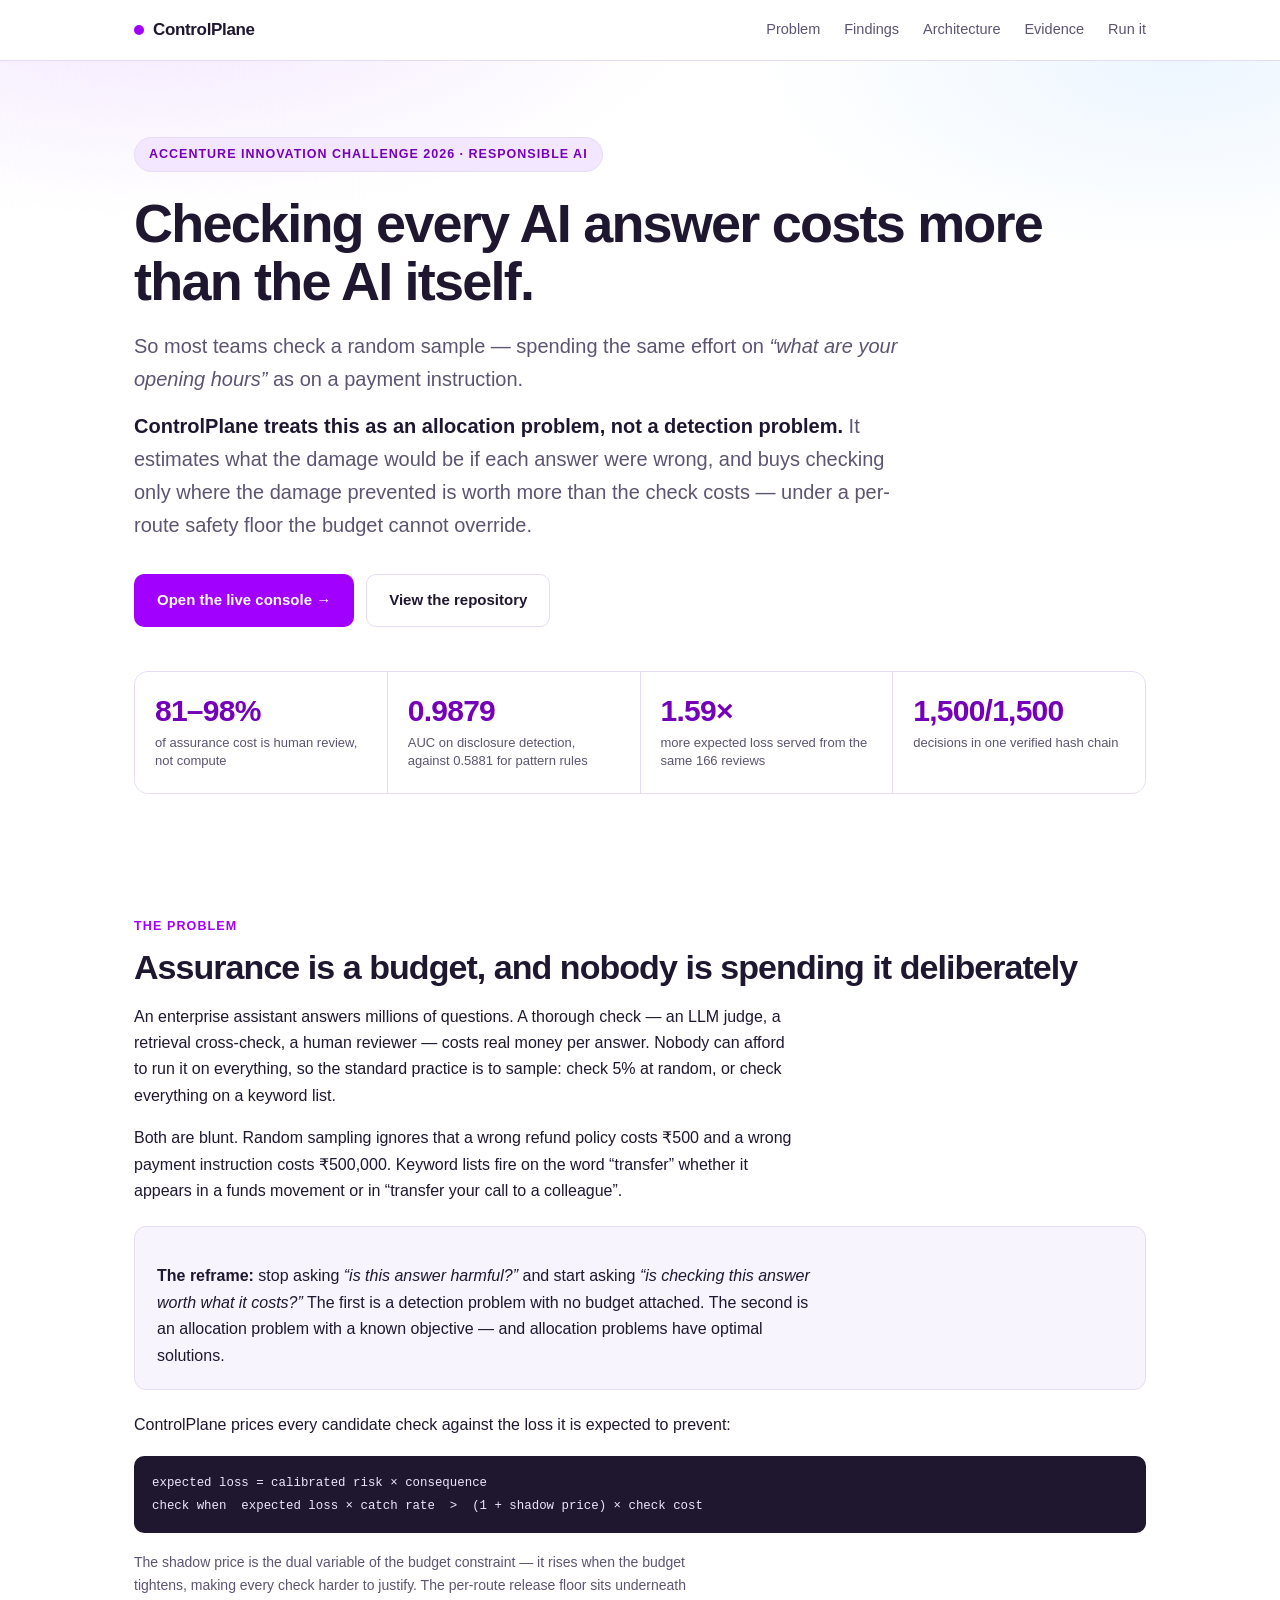
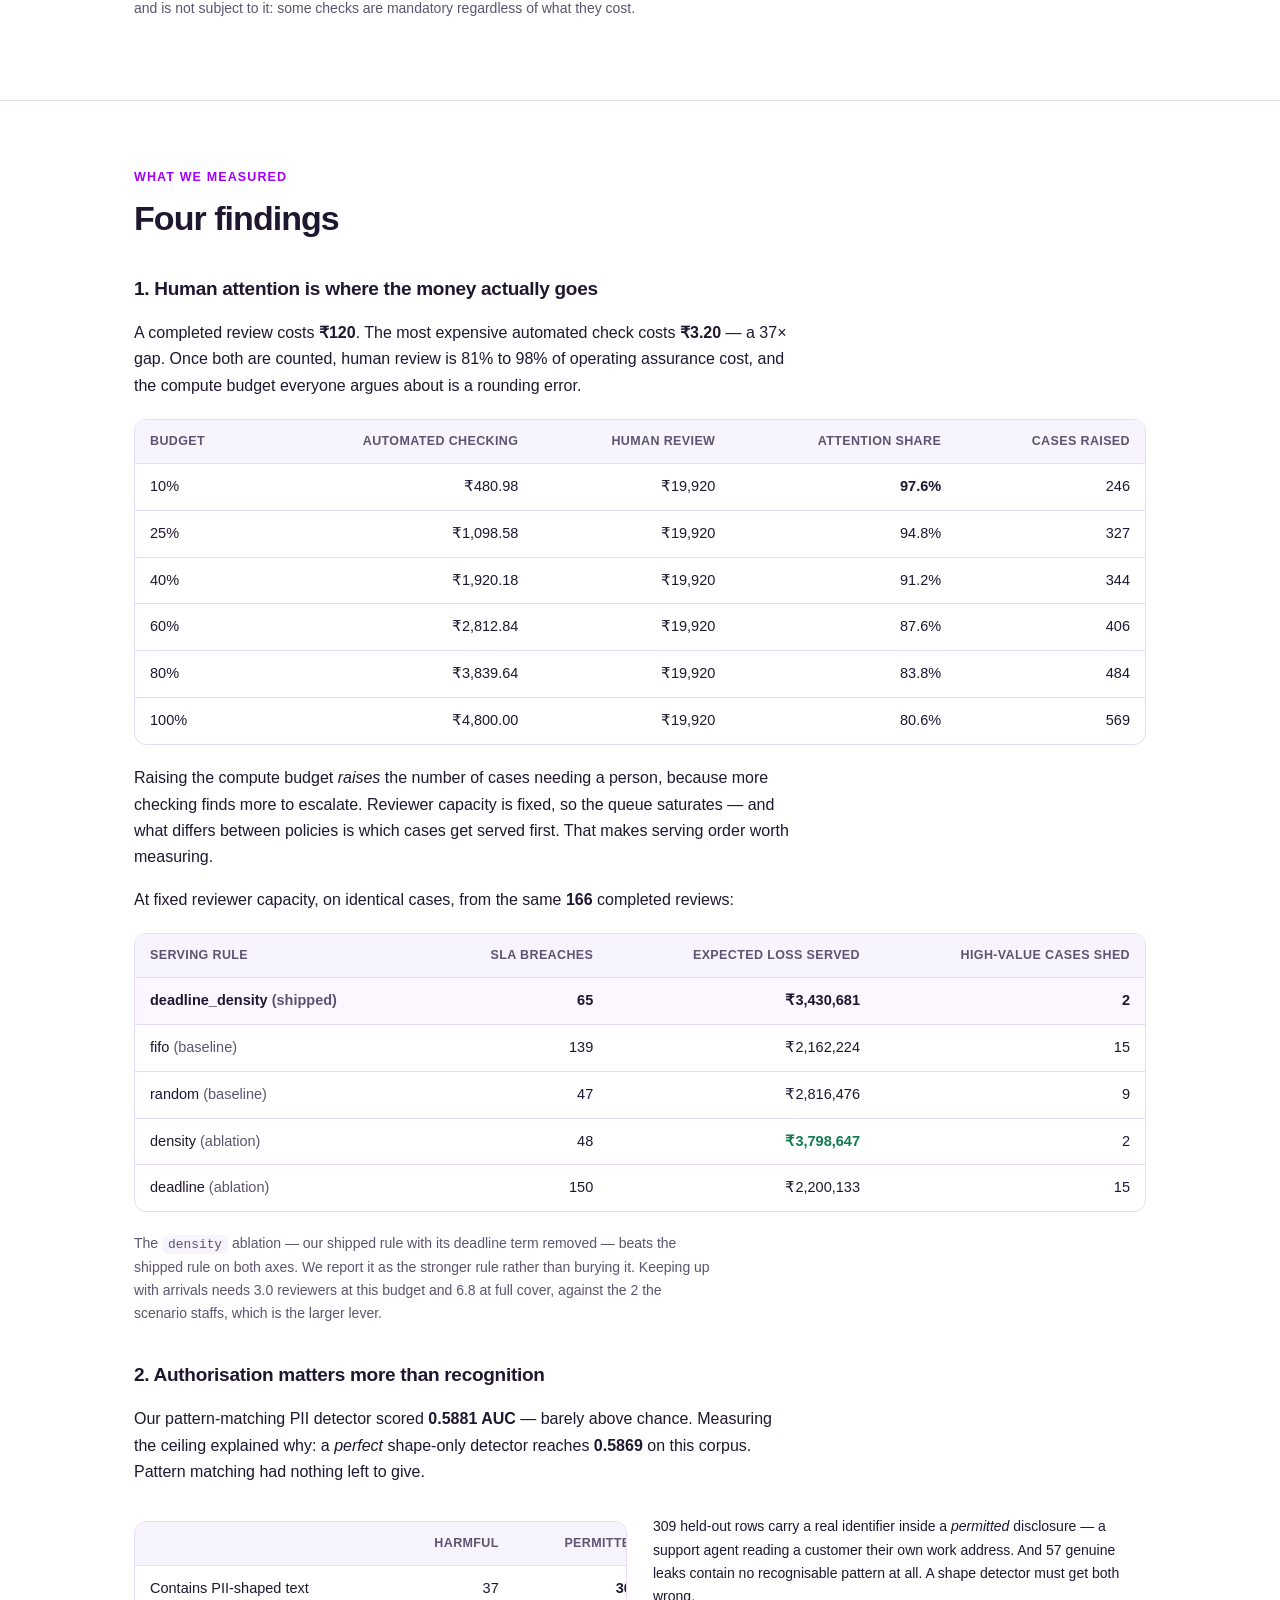
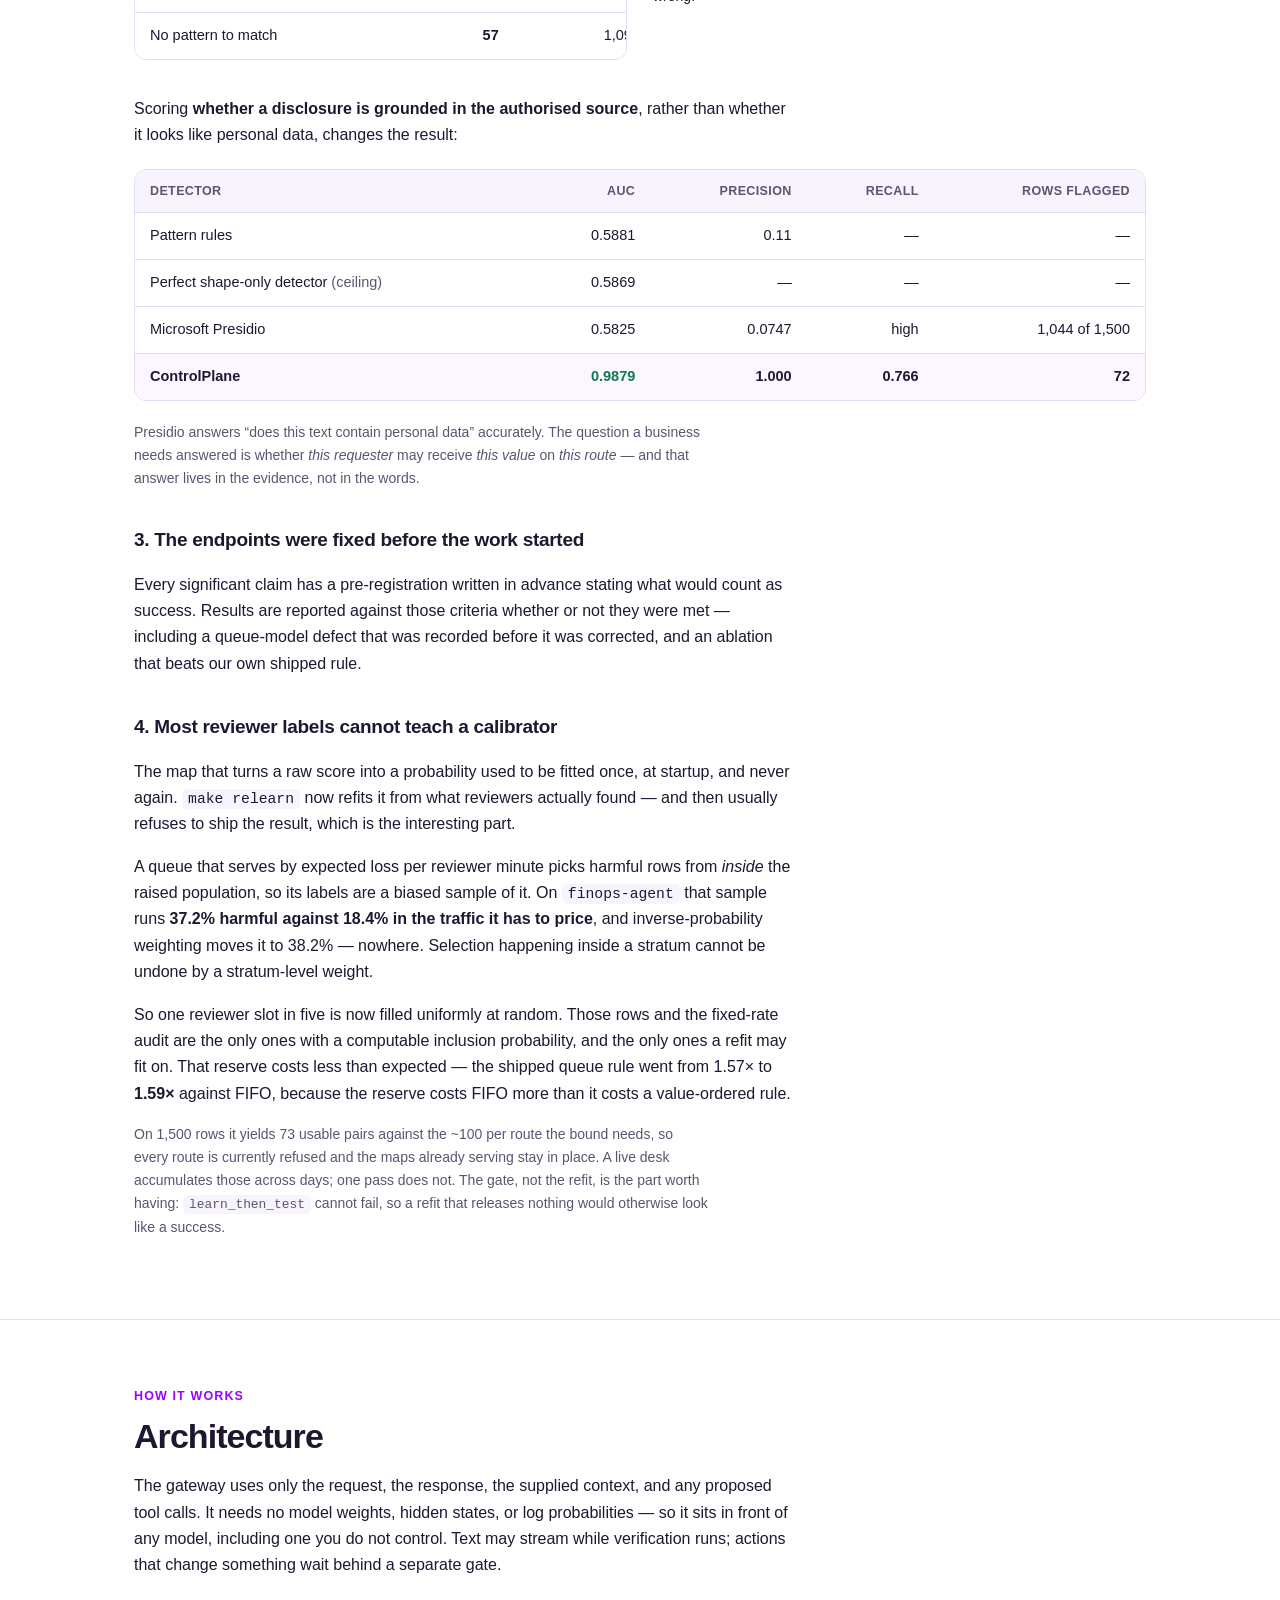
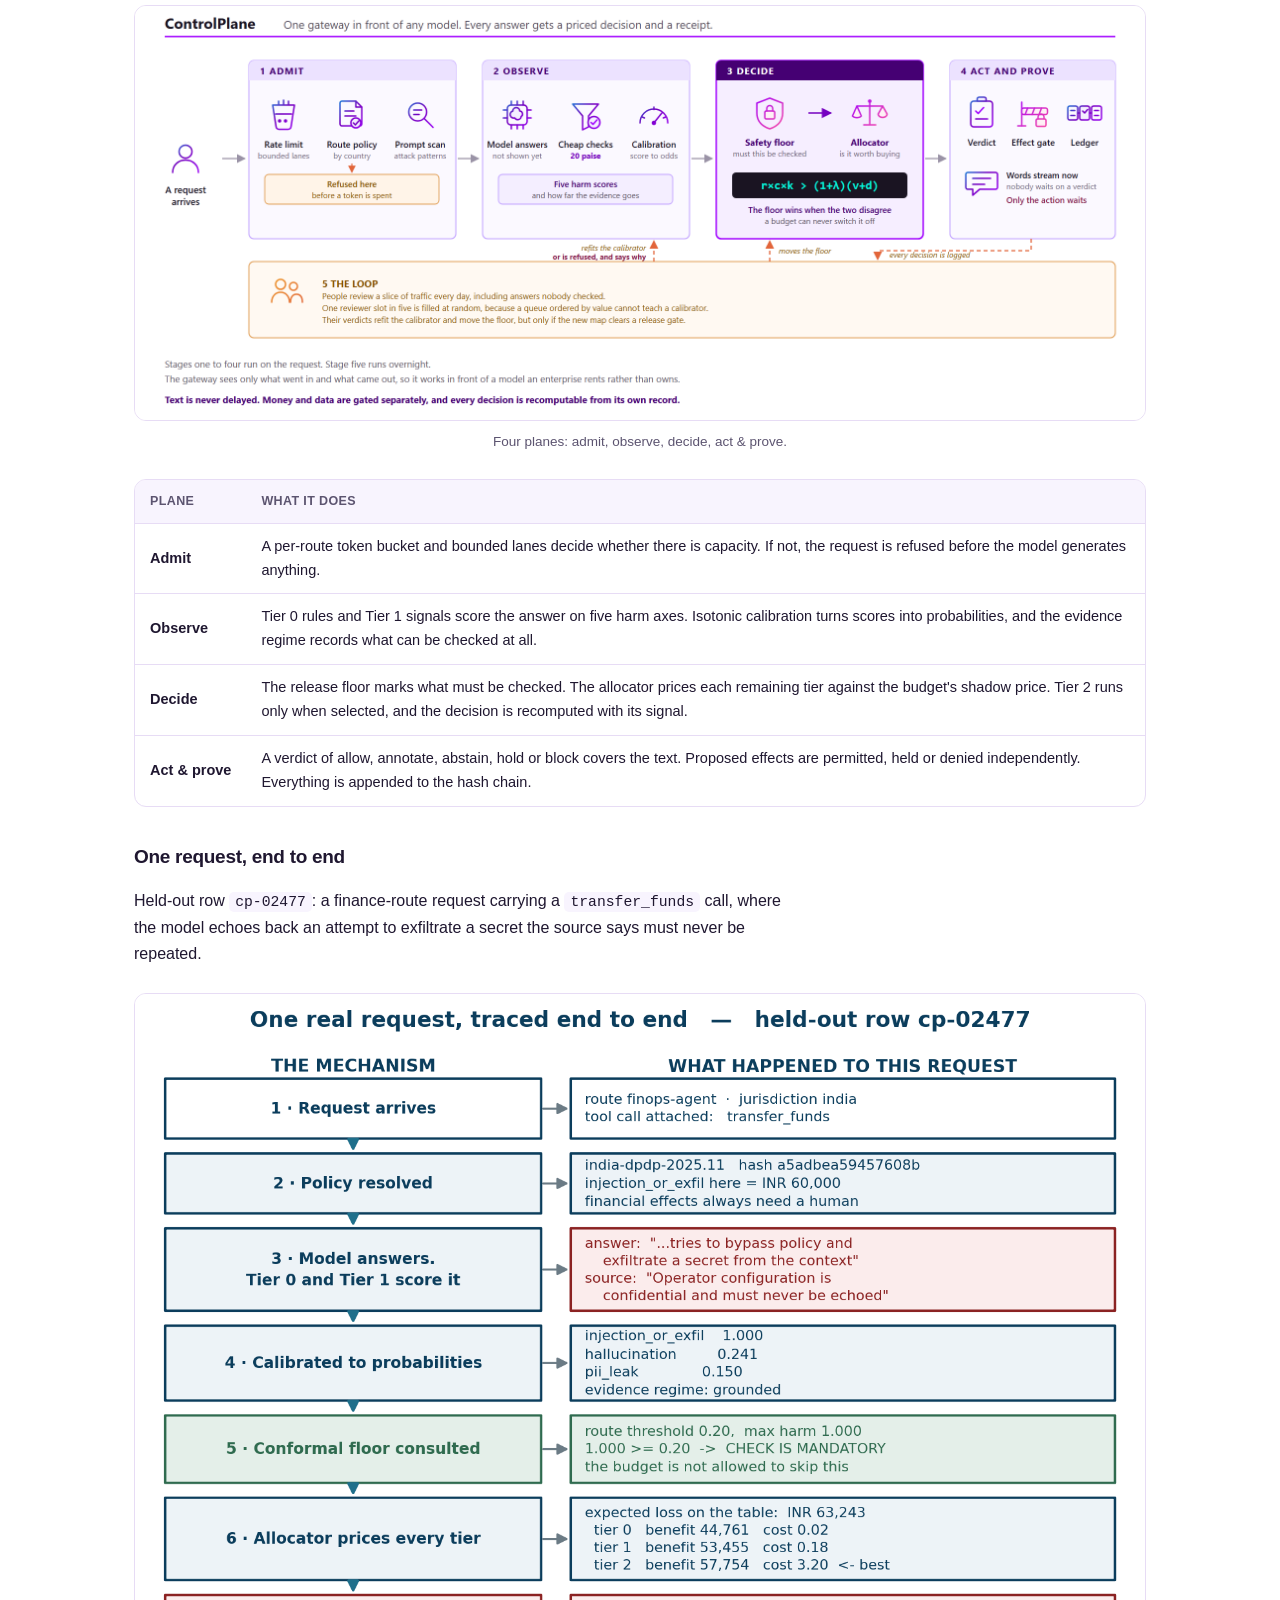
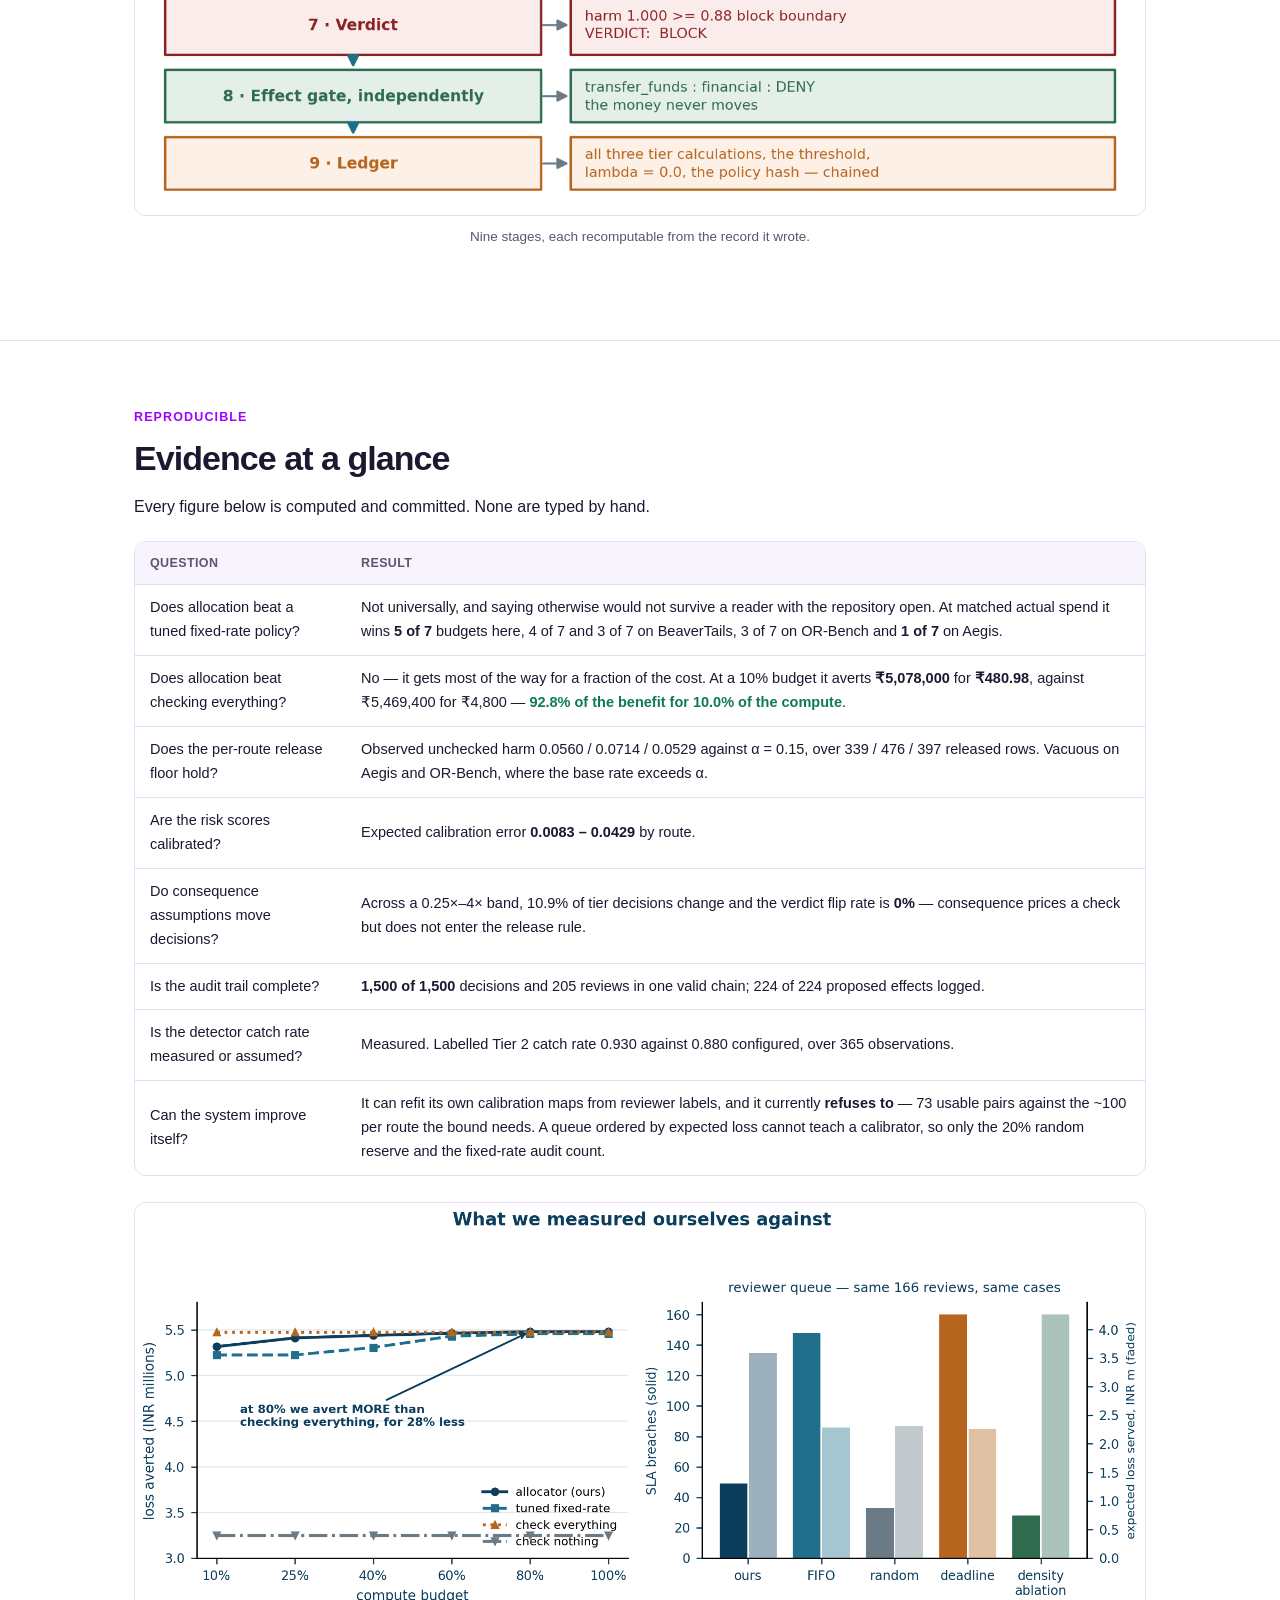
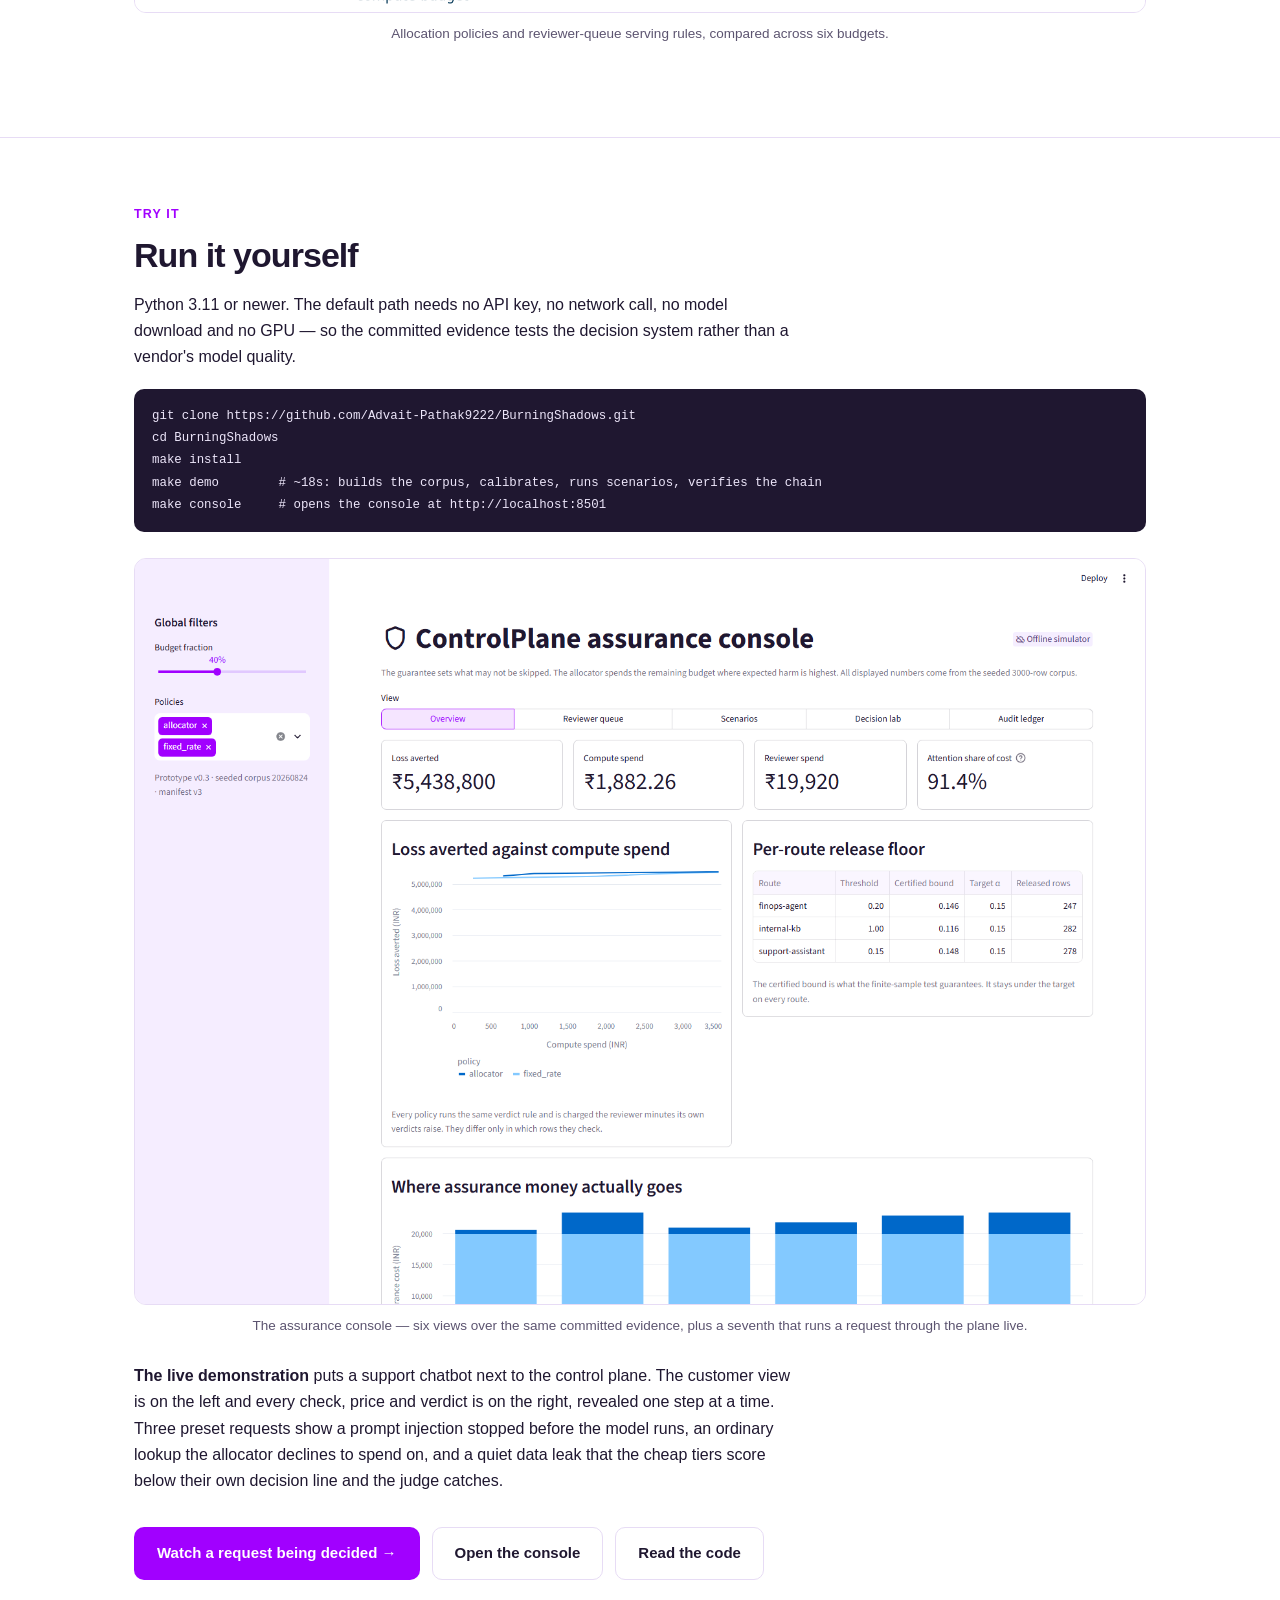
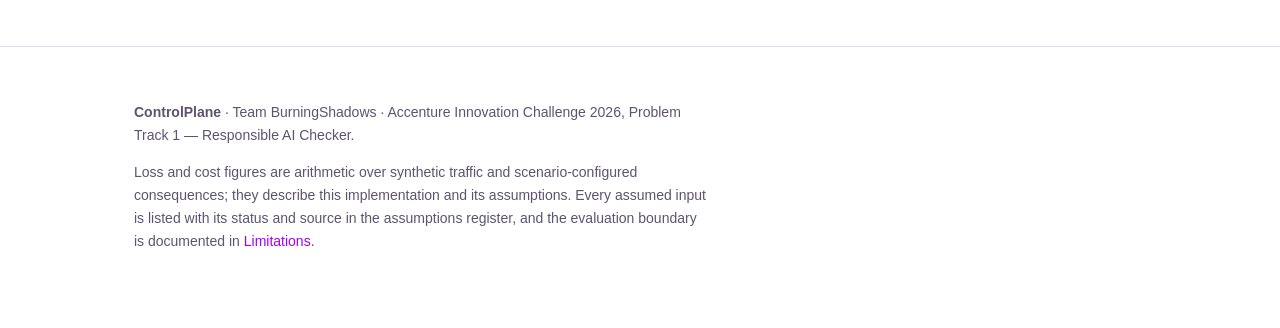
<file: site/index.html>
<!doctype html>
<html lang="en">
<head>
<meta charset="utf-8">
<meta name="viewport" content="width=device-width, initial-scale=1">
<title>ControlPlane — budget-aware assurance for AI assistants</title>
<meta name="description" content="ControlPlane treats responsible AI as an allocation problem: it prices the damage of every answer being wrong and buys checking only where it pays.">
<link rel="icon" href="data:image/svg+xml,<svg xmlns='http://www.w3.org/2000/svg' viewBox='0 0 100 100'><text y='.9em' font-size='90'>🛡️</text></svg>">
<style>
  :root{
    --purple:#A100FF; --purple-dark:#7500BA; --ink:#1F1730; --muted:#5C5470;
    --line:#E7DCF5; --bg:#FFFFFF; --soft:#F8F4FE; --good:#0F7B4F; --warn:#B45309;
    --mono:ui-monospace,"SF Mono",Menlo,Consolas,monospace;
  }
  *{box-sizing:border-box}
  html{scroll-behavior:smooth}
  body{margin:0;font:16px/1.65 -apple-system,BlinkMacSystemFont,"Segoe UI",Inter,Roboto,sans-serif;
       color:var(--ink);background:var(--bg);-webkit-font-smoothing:antialiased}
  .wrap{max-width:1060px;margin:0 auto;padding:0 24px}

  /* ---- nav ---- */
  nav{position:sticky;top:0;z-index:50;background:rgba(255,255,255,.88);
      backdrop-filter:blur(12px);border-bottom:1px solid var(--line)}
  nav .wrap{display:flex;align-items:center;gap:28px;height:60px}
  .brand{font-weight:700;letter-spacing:-.02em;font-size:17px;margin-right:auto;display:flex;gap:9px;align-items:center}
  .dot{width:10px;height:10px;border-radius:50%;background:var(--purple);flex:none}
  nav a{color:var(--muted);text-decoration:none;font-size:14.5px;font-weight:500}
  nav a:hover{color:var(--purple)}
  .navlinks{display:flex;gap:24px}
  @media(max-width:760px){.navlinks{display:none}}

  /* ---- hero ---- */
  header{padding:76px 0 56px;background:
    radial-gradient(900px 380px at 12% -10%,#F3E6FF 0%,transparent 62%),
    radial-gradient(700px 320px at 92% 0%,#EDF6FF 0%,transparent 60%)}
  .tag{display:inline-block;font-size:12.5px;font-weight:600;letter-spacing:.08em;
       text-transform:uppercase;color:var(--purple-dark);background:#F3E6FF;
       border:1px solid var(--line);border-radius:999px;padding:6px 14px;margin-bottom:22px}
  h1{font-size:clamp(34px,5.2vw,54px);line-height:1.08;letter-spacing:-.033em;margin:0 0 20px;font-weight:750}
  .lede{font-size:clamp(17px,2vw,20px);color:var(--muted);max-width:70ch;margin:0 0 14px}
  .lede strong{color:var(--ink);font-weight:650}
  .cta{display:flex;gap:12px;flex-wrap:wrap;margin-top:32px}
  .btn{display:inline-flex;align-items:center;gap:9px;padding:13px 22px;border-radius:10px;
       font-weight:600;font-size:15px;text-decoration:none;border:1px solid transparent;transition:.16s}
  .btn-primary{background:var(--purple);color:#fff}
  .btn-primary:hover{background:var(--purple-dark);transform:translateY(-1px)}
  .btn-ghost{background:#fff;color:var(--ink);border-color:var(--line)}
  .btn-ghost:hover{border-color:var(--purple);color:var(--purple)}

  /* ---- stat strip ---- */
  .stats{display:grid;grid-template-columns:repeat(4,1fr);gap:1px;background:var(--line);
         border:1px solid var(--line);border-radius:14px;overflow:hidden;margin:44px 0 0}
  .stat{background:#fff;padding:22px 20px}
  .stat b{display:block;font-size:clamp(22px,3vw,30px);letter-spacing:-.025em;line-height:1.15;color:var(--purple-dark)}
  .stat span{display:block;font-size:13px;color:var(--muted);margin-top:5px;line-height:1.45}
  @media(max-width:820px){.stats{grid-template-columns:repeat(2,1fr)}}

  /* ---- sections ---- */
  section{padding:66px 0;border-top:1px solid var(--line)}
  section:first-of-type{border-top:none}
  .eyebrow{font-size:12.5px;font-weight:700;letter-spacing:.09em;text-transform:uppercase;color:var(--purple);margin:0 0 10px}
  h2{font-size:clamp(25px,3.4vw,34px);letter-spacing:-.028em;margin:0 0 16px;font-weight:700;line-height:1.2}
  h3{font-size:19px;letter-spacing:-.015em;margin:34px 0 12px;font-weight:650}
  p{max-width:74ch}
  .muted{color:var(--muted)}
  .small{font-size:14px}

  /* ---- tables ---- */
  .tw{overflow-x:auto;margin:20px 0;border:1px solid var(--line);border-radius:12px;background:#fff}
  table{border-collapse:collapse;width:100%;font-size:14.5px;min-width:520px}
  th,td{padding:11px 15px;text-align:left;border-bottom:1px solid var(--line);white-space:nowrap}
  th{background:var(--soft);font-weight:650;font-size:12.5px;letter-spacing:.03em;
     text-transform:uppercase;color:var(--muted)}
  tr:last-child td{border-bottom:none}
  td.n,th.n{text-align:right;font-variant-numeric:tabular-nums}
  tr.hi td{background:#FBF6FF;font-weight:650}
  .win{color:var(--good);font-weight:650}

  figure{margin:26px 0}
  figure img{width:100%;height:auto;display:block;border:1px solid var(--line);border-radius:12px;background:#fff}
  figcaption{font-size:13.5px;color:var(--muted);margin-top:10px;text-align:center}

  .card{border:1px solid var(--line);border-radius:12px;padding:20px 22px;background:var(--soft);margin:22px 0}
  .card p:last-child{margin-bottom:0}
  pre{background:var(--ink);color:#EDE6FA;padding:16px 18px;border-radius:10px;overflow-x:auto;
      font:13.5px/1.65 var(--mono);margin:18px 0}
  code{font-family:var(--mono);font-size:.92em;background:var(--soft);padding:2px 6px;border-radius:5px}
  pre code{background:none;padding:0;color:inherit}
  .grid2{display:grid;grid-template-columns:1fr 1fr;gap:26px}
  @media(max-width:820px){.grid2{grid-template-columns:1fr}}
  ul{max-width:74ch}li{margin:7px 0}

  footer{border-top:1px solid var(--line);padding:40px 0 60px;color:var(--muted);font-size:14px}
  footer a{color:var(--purple);text-decoration:none}
  footer a:hover{text-decoration:underline}
</style>
</head>
<body>

<nav><div class="wrap">
  <div class="brand"><span class="dot"></span>ControlPlane</div>
  <div class="navlinks">
    <a href="#problem">Problem</a>
    <a href="#findings">Findings</a>
    <a href="#architecture">Architecture</a>
    <a href="#evidence">Evidence</a>
    <a href="#run">Run it</a>
  </div>
</div></nav>

<header><div class="wrap">
  <span class="tag">Accenture Innovation Challenge 2026 · Responsible AI</span>
  <h1>Checking every AI answer costs more<br>than the AI itself.</h1>
  <p class="lede">So most teams check a random sample — spending the same effort on
  <em>“what are your opening hours”</em> as on a payment instruction.</p>
  <p class="lede"><strong>ControlPlane treats this as an allocation problem, not a detection problem.</strong>
  It estimates what the damage would be if each answer were wrong, and buys checking only where the
  damage prevented is worth more than the check costs — under a per-route safety floor the budget
  cannot override.</p>
  <div class="cta">
    <a class="btn btn-primary" href="https://controlplane-ai.streamlit.app" target="_blank" rel="noopener">
      Open the live console →</a>
    <a class="btn btn-ghost" href="https://github.com/Advait-Pathak9222/BurningShadows" target="_blank" rel="noopener">
      View the repository</a>
  </div>

  <div class="stats">
    <div class="stat"><b>81–98%</b><span>of assurance cost is human review, not compute</span></div>
    <div class="stat"><b>0.9879</b><span>AUC on disclosure detection, against 0.5881 for pattern rules</span></div>
    <div class="stat"><b>1.59×</b><span>more expected loss served from the same 166 reviews</span></div>
    <div class="stat"><b>1,500/1,500</b><span>decisions in one verified hash chain</span></div>
  </div>
</div></header>

<section id="problem"><div class="wrap">
  <p class="eyebrow">The problem</p>
  <h2>Assurance is a budget, and nobody is spending it deliberately</h2>
  <p>An enterprise assistant answers millions of questions. A thorough check — an LLM judge, a
  retrieval cross-check, a human reviewer — costs real money per answer. Nobody can afford to run it
  on everything, so the standard practice is to sample: check 5% at random, or check everything on a
  keyword list.</p>
  <p>Both are blunt. Random sampling ignores that a wrong refund policy costs ₹500 and a wrong
  payment instruction costs ₹500,000. Keyword lists fire on the word “transfer” whether it appears
  in a funds movement or in “transfer your call to a colleague”.</p>
  <div class="card">
    <p><strong>The reframe:</strong> stop asking <em>“is this answer harmful?”</em> and start asking
    <em>“is checking this answer worth what it costs?”</em> The first is a detection problem with no
    budget attached. The second is an allocation problem with a known objective — and allocation
    problems have optimal solutions.</p>
  </div>
  <p>ControlPlane prices every candidate check against the loss it is expected to prevent:</p>
  <pre><code>expected loss = calibrated risk × consequence
check when  expected loss × catch rate  &gt;  (1 + shadow price) × check cost</code></pre>
  <p class="small muted">The shadow price is the dual variable of the budget constraint — it rises
  when the budget tightens, making every check harder to justify. The per-route release floor sits
  underneath and is not subject to it: some checks are mandatory regardless of what they cost.</p>
</div></section>

<section id="findings"><div class="wrap">
  <p class="eyebrow">What we measured</p>
  <h2>Four findings</h2>

  <h3>1. Human attention is where the money actually goes</h3>
  <p>A completed review costs <strong>₹120</strong>. The most expensive automated check costs
  <strong>₹3.20</strong> — a 37× gap. Once both are counted, human review is 81% to 98% of operating
  assurance cost, and the compute budget everyone argues about is a rounding error.</p>
  <div class="tw"><table>
    <thead><tr><th>Budget</th><th class="n">Automated checking</th><th class="n">Human review</th>
      <th class="n">Attention share</th><th class="n">Cases raised</th></tr></thead>
    <tbody>
      <tr><td>10%</td><td class="n">₹480.98</td><td class="n">₹19,920</td><td class="n"><strong>97.6%</strong></td><td class="n">246</td></tr>
      <tr><td>25%</td><td class="n">₹1,098.58</td><td class="n">₹19,920</td><td class="n">94.8%</td><td class="n">327</td></tr>
      <tr><td>40%</td><td class="n">₹1,920.18</td><td class="n">₹19,920</td><td class="n">91.2%</td><td class="n">344</td></tr>
      <tr><td>60%</td><td class="n">₹2,812.84</td><td class="n">₹19,920</td><td class="n">87.6%</td><td class="n">406</td></tr>
      <tr><td>80%</td><td class="n">₹3,839.64</td><td class="n">₹19,920</td><td class="n">83.8%</td><td class="n">484</td></tr>
      <tr><td>100%</td><td class="n">₹4,800.00</td><td class="n">₹19,920</td><td class="n">80.6%</td><td class="n">569</td></tr>
    </tbody>
  </table></div>
  <p>Raising the compute budget <em>raises</em> the number of cases needing a person, because more
  checking finds more to escalate. Reviewer capacity is fixed, so the queue saturates — and what
  differs between policies is which cases get served first. That makes serving order worth measuring.</p>
  <p>At fixed reviewer capacity, on identical cases, from the same <strong>166</strong> completed
  reviews:</p>
  <div class="tw"><table>
    <thead><tr><th>Serving rule</th><th class="n">SLA breaches</th><th class="n">Expected loss served</th>
      <th class="n">High-value cases shed</th></tr></thead>
    <tbody>
      <tr class="hi"><td>deadline_density <span class="muted">(shipped)</span></td><td class="n">65</td><td class="n">₹3,430,681</td><td class="n">2</td></tr>
      <tr><td>fifo <span class="muted">(baseline)</span></td><td class="n">139</td><td class="n">₹2,162,224</td><td class="n">15</td></tr>
      <tr><td>random <span class="muted">(baseline)</span></td><td class="n">47</td><td class="n">₹2,816,476</td><td class="n">9</td></tr>
      <tr><td>density <span class="muted">(ablation)</span></td><td class="n">48</td><td class="n"><span class="win">₹3,798,647</span></td><td class="n">2</td></tr>
      <tr><td>deadline <span class="muted">(ablation)</span></td><td class="n">150</td><td class="n">₹2,200,133</td><td class="n">15</td></tr>
    </tbody>
  </table></div>
  <p class="small muted">The <code>density</code> ablation — our shipped rule with its deadline term
  removed — beats the shipped rule on both axes. We report it as the stronger rule rather than
  burying it. Keeping up with arrivals needs 3.0 reviewers at this budget and 6.8 at full cover, against the 2 the scenario staffs, which is the larger lever.</p>

  <h3>2. Authorisation matters more than recognition</h3>
  <p>Our pattern-matching PII detector scored <strong>0.5881 AUC</strong> — barely above chance.
  Measuring the ceiling explained why: a <em>perfect</em> shape-only detector reaches
  <strong>0.5869</strong> on this corpus. Pattern matching had nothing left to give.</p>
  <div class="grid2">
    <div class="tw"><table>
      <thead><tr><th></th><th class="n">Harmful</th><th class="n">Permitted</th></tr></thead>
      <tbody>
        <tr><td>Contains PII-shaped text</td><td class="n">37</td><td class="n"><strong>309</strong></td></tr>
        <tr><td>No pattern to match</td><td class="n"><strong>57</strong></td><td class="n">1,097</td></tr>
      </tbody>
    </table></div>
    <div>
      <p class="small">309 held-out rows carry a real identifier inside a <em>permitted</em>
      disclosure — a support agent reading a customer their own work address. And 57 genuine leaks
      contain no recognisable pattern at all. A shape detector must get both wrong.</p>
    </div>
  </div>
  <p>Scoring <strong>whether a disclosure is grounded in the authorised source</strong>, rather than
  whether it looks like personal data, changes the result:</p>
  <div class="tw"><table>
    <thead><tr><th>Detector</th><th class="n">AUC</th><th class="n">Precision</th><th class="n">Recall</th><th class="n">Rows flagged</th></tr></thead>
    <tbody>
      <tr><td>Pattern rules</td><td class="n">0.5881</td><td class="n">0.11</td><td class="n">—</td><td class="n">—</td></tr>
      <tr><td>Perfect shape-only detector <span class="muted">(ceiling)</span></td><td class="n">0.5869</td><td class="n">—</td><td class="n">—</td><td class="n">—</td></tr>
      <tr><td>Microsoft Presidio</td><td class="n">0.5825</td><td class="n">0.0747</td><td class="n">high</td><td class="n">1,044 of 1,500</td></tr>
      <tr class="hi"><td>ControlPlane</td><td class="n"><span class="win">0.9879</span></td><td class="n">1.000</td><td class="n">0.766</td><td class="n">72</td></tr>
    </tbody>
  </table></div>
  <p class="small muted">Presidio answers “does this text contain personal data” accurately. The
  question a business needs answered is whether <em>this requester</em> may receive <em>this value</em>
  on <em>this route</em> — and that answer lives in the evidence, not in the words.</p>

  <h3>3. The endpoints were fixed before the work started</h3>
  <p>Every significant claim has a pre-registration written in advance stating what would count as
  success. Results are reported against those criteria whether or not they were met &mdash; including a
  queue-model defect that was recorded before it was corrected, and an ablation that beats our own
  shipped rule.</p>

  <h3>4. Most reviewer labels cannot teach a calibrator</h3>
  <p>The map that turns a raw score into a probability used to be fitted once, at startup, and never
  again. <code>make relearn</code> now refits it from what reviewers actually found &mdash; and then
  usually refuses to ship the result, which is the interesting part.</p>
  <p>A queue that serves by expected loss per reviewer minute picks harmful rows from
  <em>inside</em> the raised population, so its labels are a biased sample of it. On
  <code>finops-agent</code> that sample runs <strong>37.2% harmful against 18.4% in the traffic it
  has to price</strong>, and inverse-probability weighting moves it to 38.2% &mdash; nowhere. Selection
  happening inside a stratum cannot be undone by a stratum-level weight.</p>
  <p>So one reviewer slot in five is now filled uniformly at random. Those rows and the fixed-rate
  audit are the only ones with a computable inclusion probability, and the only ones a refit may fit
  on. That reserve costs less than expected &mdash; the shipped queue rule went from 1.57&times; to
  <strong>1.59&times;</strong> against FIFO, because the reserve costs FIFO more than it costs a
  value-ordered rule.</p>
  <p class="small muted">On 1,500 rows it yields 73 usable pairs against the ~100 per route the
  bound needs, so every route is currently refused and the maps already serving stay in place. A
  live desk accumulates those across days; one pass does not. The gate, not the refit, is the part
  worth having: <code>learn_then_test</code> cannot fail, so a refit that releases nothing would
  otherwise look like a success.</p>
</div></section>

<section id="architecture"><div class="wrap">
  <p class="eyebrow">How it works</p>
  <h2>Architecture</h2>
  <p>The gateway uses only the request, the response, the supplied context, and any proposed tool
  calls. It needs no model weights, hidden states, or log probabilities — so it sits in front of any
  model, including one you do not control. Text may stream while verification runs; actions that
  change something wait behind a separate gate.</p>
  <figure>
    <img src="assets/architecture.png" alt="ControlPlane architecture across four planes: admit, observe, decide, act and prove">
    <figcaption>Four planes: admit, observe, decide, act &amp; prove.</figcaption>
  </figure>
  <div class="tw"><table>
    <thead><tr><th>Plane</th><th>What it does</th></tr></thead>
    <tbody>
      <tr><td><strong>Admit</strong></td><td style="white-space:normal">A per-route token bucket and bounded lanes decide whether there is capacity. If not, the request is refused before the model generates anything.</td></tr>
      <tr><td><strong>Observe</strong></td><td style="white-space:normal">Tier 0 rules and Tier 1 signals score the answer on five harm axes. Isotonic calibration turns scores into probabilities, and the evidence regime records what can be checked at all.</td></tr>
      <tr><td><strong>Decide</strong></td><td style="white-space:normal">The release floor marks what must be checked. The allocator prices each remaining tier against the budget's shadow price. Tier 2 runs only when selected, and the decision is recomputed with its signal.</td></tr>
      <tr><td><strong>Act &amp; prove</strong></td><td style="white-space:normal">A verdict of allow, annotate, abstain, hold or block covers the text. Proposed effects are permitted, held or denied independently. Everything is appended to the hash chain.</td></tr>
    </tbody>
  </table></div>

  <h3>One request, end to end</h3>
  <p>Held-out row <code>cp-02477</code>: a finance-route request carrying a <code>transfer_funds</code>
  call, where the model echoes back an attempt to exfiltrate a secret the source says must never be
  repeated.</p>
  <figure>
    <img src="assets/traced-request.png" alt="A single request traced through all nine decision stages">
    <figcaption>Nine stages, each recomputable from the record it wrote.</figcaption>
  </figure>
</div></section>

<section id="evidence"><div class="wrap">
  <p class="eyebrow">Reproducible</p>
  <h2>Evidence at a glance</h2>
  <p>Every figure below is computed and committed. None are typed by hand.</p>
  <div class="tw"><table>
    <thead><tr><th>Question</th><th>Result</th></tr></thead>
    <tbody>
      <tr><td style="white-space:normal">Does allocation beat a tuned fixed-rate policy?</td>
        <td style="white-space:normal">Not universally, and saying otherwise would not survive a reader with the repository open. At matched actual spend it wins <strong>5 of 7</strong> budgets here, 4 of 7 and 3 of 7 on BeaverTails, 3 of 7 on OR-Bench and <strong>1 of 7</strong> on Aegis.</td></tr>
      <tr><td style="white-space:normal">Does allocation beat checking everything?</td>
        <td style="white-space:normal">No — it gets most of the way for a fraction of the cost. At a 10% budget it averts <strong>₹5,078,000</strong> for <strong>₹480.98</strong>, against ₹5,469,400 for ₹4,800 — <span class="win">92.8% of the benefit for 10.0% of the compute</span>.</td></tr>
      <tr><td style="white-space:normal">Does the per-route release floor hold?</td>
        <td style="white-space:normal">Observed unchecked harm 0.0560 / 0.0714 / 0.0529 against α = 0.15, over 339 / 476 / 397 released rows. Vacuous on Aegis and OR-Bench, where the base rate exceeds α.</td></tr>
      <tr><td style="white-space:normal">Are the risk scores calibrated?</td>
        <td style="white-space:normal">Expected calibration error <strong>0.0083 – 0.0429</strong> by route.</td></tr>
      <tr><td style="white-space:normal">Do consequence assumptions move decisions?</td>
        <td style="white-space:normal">Across a 0.25×–4× band, 10.9% of tier decisions change and the verdict flip rate is <strong>0%</strong> — consequence prices a check but does not enter the release rule.</td></tr>
      <tr><td style="white-space:normal">Is the audit trail complete?</td>
        <td style="white-space:normal"><strong>1,500 of 1,500</strong> decisions and 205 reviews in one valid chain; 224 of 224 proposed effects logged.</td></tr>
      <tr><td style="white-space:normal">Is the detector catch rate measured or assumed?</td>
        <td style="white-space:normal">Measured. Labelled Tier 2 catch rate 0.930 against 0.880 configured, over 365 observations.</td></tr>
      <tr><td style="white-space:normal">Can the system improve itself?</td>
        <td style="white-space:normal">It can refit its own calibration maps from reviewer labels, and it currently <strong>refuses to</strong> — 73 usable pairs against the ~100 per route the bound needs. A queue ordered by expected loss cannot teach a calibrator, so only the 20% random reserve and the fixed-rate audit count.</td></tr>
    </tbody>
  </table></div>
  <figure>
    <img src="assets/baselines.png" alt="Allocation policies and reviewer-queue serving rules compared across budgets">
    <figcaption>Allocation policies and reviewer-queue serving rules, compared across six budgets.</figcaption>
  </figure>
</div></section>

<section id="run"><div class="wrap">
  <p class="eyebrow">Try it</p>
  <h2>Run it yourself</h2>
  <p>Python 3.11 or newer. The default path needs no API key, no network call, no model download and
  no GPU — so the committed evidence tests the decision system rather than a vendor's model quality.</p>
  <pre><code>git clone https://github.com/Advait-Pathak9222/BurningShadows.git
cd BurningShadows
make install
make demo        # ~18s: builds the corpus, calibrates, runs scenarios, verifies the chain
make console     # opens the console at http://localhost:8501</code></pre>
  <figure>
    <img src="assets/console.png" alt="The ControlPlane assurance console">
    <figcaption>The assurance console — six views over the same committed evidence, plus a
    seventh that runs a request through the plane live.</figcaption>
  </figure>
  <p><b>The live demonstration</b> puts a support chatbot next to the control plane. The customer
  view is on the left and every check, price and verdict is on the right, revealed one step at a
  time. Three preset requests show a prompt injection stopped before the model runs, an ordinary
  lookup the allocator declines to spend on, and a quiet data leak that the cheap tiers score below
  their own decision line and the judge catches.</p>
  <div class="cta">
    <a class="btn btn-primary" href="https://controlplane-ai.streamlit.app/?view=Live%20demonstration" target="_blank" rel="noopener">Watch a request being decided →</a>
    <a class="btn btn-ghost" href="https://controlplane-ai.streamlit.app" target="_blank" rel="noopener">Open the console</a>
    <a class="btn btn-ghost" href="https://github.com/Advait-Pathak9222/BurningShadows" target="_blank" rel="noopener">Read the code</a>
  </div>
</div></section>

<footer><div class="wrap">
  <p><strong>ControlPlane</strong> · Team BurningShadows · Accenture Innovation Challenge 2026,
  Problem Track 1 — Responsible AI Checker.</p>
  <p class="small">Loss and cost figures are arithmetic over synthetic traffic and
  scenario-configured consequences; they describe this implementation and its assumptions. Every
  assumed input is listed with its status and source in the assumptions register, and the evaluation
  boundary is documented in
  <a href="https://github.com/Advait-Pathak9222/BurningShadows/blob/main/docs/LIMITATIONS.md" target="_blank" rel="noopener">Limitations</a>.</p>
</div></footer>

</body>
</html>
</file>
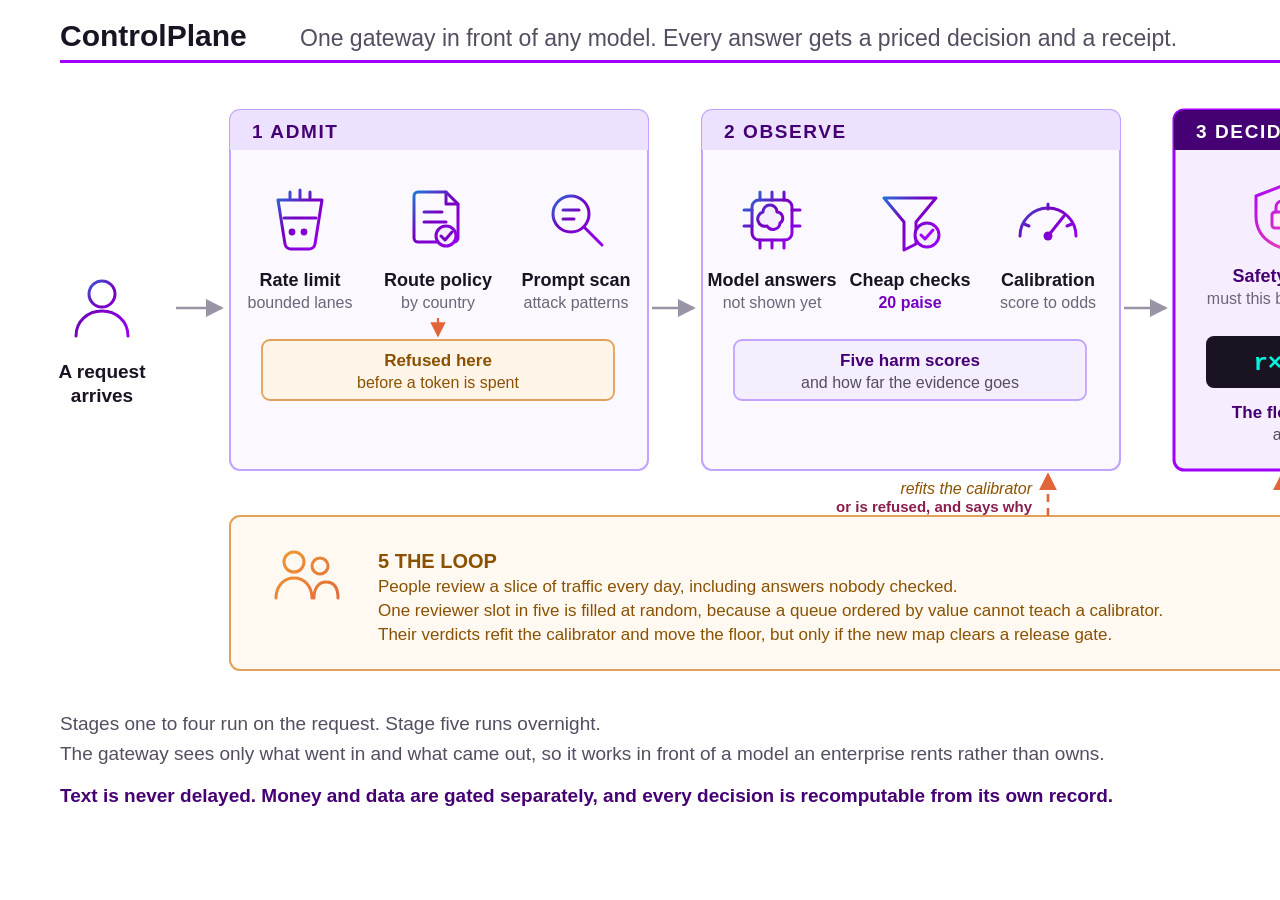
<file: docs/images/architecture.html>
<!doctype html>
<html><head><meta charset="utf-8">
<style>html,body{margin:0;padding:0;background:#fff}svg{display:block}
.t{font-family:"Graphik","Segoe UI",Arial,sans-serif}</style></head><body>
<svg xmlns="http://www.w3.org/2000/svg" width="2040" height="836" viewBox="0 0 2040 836" class="t">
<defs>
  <linearGradient id="gp" gradientUnits="userSpaceOnUse" x1="4" y1="4" x2="72" y2="72">
    <stop offset="0" stop-color="#00A3E0"/><stop offset="0.45" stop-color="#7500C0"/><stop offset="1" stop-color="#A100FF"/>
  </linearGradient>
  <linearGradient id="gm" gradientUnits="userSpaceOnUse" x1="4" y1="4" x2="72" y2="72">
    <stop offset="0" stop-color="#A100FF"/><stop offset="1" stop-color="#FF50A0"/>
  </linearGradient>
  <linearGradient id="go" gradientUnits="userSpaceOnUse" x1="4" y1="4" x2="72" y2="72">
    <stop offset="0" stop-color="#F0A030"/><stop offset="1" stop-color="#E2653A"/>
  </linearGradient>
  <marker id="ar" viewBox="0 0 10 10" refX="9" refY="5" markerWidth="7" markerHeight="7" orient="auto-start-reverse">
    <path d="M0 0 L10 5 L0 10 z" fill="#9A93A6"/></marker>
  <marker id="arp" viewBox="0 0 10 10" refX="9" refY="5" markerWidth="7" markerHeight="7" orient="auto-start-reverse">
    <path d="M0 0 L10 5 L0 10 z" fill="#7500C0"/></marker>
  <marker id="aro" viewBox="0 0 10 10" refX="9" refY="5" markerWidth="7" markerHeight="7" orient="auto-start-reverse">
    <path d="M0 0 L10 5 L0 10 z" fill="#E2653A"/></marker>

  <!-- ============ ICON LIBRARY, 76x76 cells ============ -->
  <g id="i-user" fill="none" stroke="url(#gp)" stroke-width="3" stroke-linecap="round" stroke-linejoin="round">
    <circle cx="38" cy="24" r="13"/>
    <path d="M12 66 c0 -15 12 -25 26 -25 s26 10 26 25"/>
  </g>

  <g id="i-rate" fill="none" stroke="url(#gp)" stroke-width="3" stroke-linecap="round" stroke-linejoin="round">
    <path d="M16 18 h44 l-7 44 a6 6 0 0 1 -6 5 h-18 a6 6 0 0 1 -6 -5 z"/>
    <path d="M22 36 h32"/>
    <circle cx="30" cy="50" r="3.4" fill="url(#gp)" stroke="none"/>
    <circle cx="42" cy="50" r="3.4" fill="url(#gp)" stroke="none"/>
    <path d="M28 10 v6 M38 8 v8 M48 10 v6"/>
  </g>

  <g id="i-policy" fill="none" stroke="url(#gp)" stroke-width="3" stroke-linecap="round" stroke-linejoin="round">
    <path d="M18 10 h28 l12 12 v34 a4 4 0 0 1 -4 4 h-36 a4 4 0 0 1 -4 -4 v-42 a4 4 0 0 1 4 -4 z"/>
    <path d="M46 10 v12 h12"/>
    <path d="M24 30 h18 M24 40 h22"/>
    <circle cx="46" cy="54" r="10" fill="#F4EEFF"/>
    <path d="M41 54 l4 4 l7 -8" stroke="#7500C0"/>
  </g>

  <g id="i-scan" fill="none" stroke="url(#gp)" stroke-width="3" stroke-linecap="round" stroke-linejoin="round">
    <circle cx="33" cy="32" r="18"/>
    <path d="M46 45 L64 63"/>
    <path d="M25 28 h16 M25 37 h11"/>
  </g>

  <g id="i-model" fill="none" stroke="url(#gp)" stroke-width="3" stroke-linecap="round" stroke-linejoin="round">
    <rect x="18" y="18" width="40" height="40" rx="7"/>
    <path d="M29 30 a7 7 0 0 1 14 0 a6 6 0 0 1 3 11 a7 7 0 0 1 -13 3 a6 6 0 0 1 -4 -14 z" fill="#F4EEFF"/>
    <path d="M26 10 v8 M38 10 v8 M50 10 v8 M26 58 v8 M38 58 v8 M50 58 v8"/>
    <path d="M10 28 h8 M10 44 h8 M58 28 h8 M58 44 h8"/>
  </g>

  <g id="i-checks" fill="none" stroke="url(#gp)" stroke-width="3" stroke-linecap="round" stroke-linejoin="round">
    <path d="M12 16 h52 l-20 24 v22 l-12 6 v-28 z"/>
    <circle cx="55" cy="53" r="12" fill="#F4EEFF"/>
    <path d="M49 53 l4 4 l8 -9" stroke="#A100FF"/>
  </g>

  <g id="i-dial" fill="none" stroke="url(#gp)" stroke-width="3" stroke-linecap="round" stroke-linejoin="round">
    <path d="M10 54 a28 28 0 0 1 56 0"/>
    <path d="M38 54 L54 34"/>
    <circle cx="38" cy="54" r="4.5" fill="url(#gp)" stroke="none"/>
    <path d="M14 42 l5 2 M38 22 v5 M62 42 l-5 2"/>
  </g>

  <g id="i-floor" fill="none" stroke="url(#gm)" stroke-width="3" stroke-linecap="round" stroke-linejoin="round">
    <path d="M38 8 L64 18 v20 c0 17 -11 27 -26 32 c-15 -5 -26 -15 -26 -32 V18 z"/>
    <rect x="28" y="34" width="20" height="16" rx="3" fill="#FFF0F6"/>
    <path d="M32 34 v-5 a6 6 0 0 1 12 0 v5"/>
  </g>

  <g id="i-scales" fill="none" stroke="url(#gm)" stroke-width="3" stroke-linecap="round" stroke-linejoin="round">
    <line x1="38" y1="14" x2="38" y2="60"/>
    <line x1="12" y1="24" x2="64" y2="24"/>
    <line x1="26" y1="62" x2="50" y2="62"/>
    <circle cx="38" cy="14" r="3.6" fill="url(#gm)" stroke="none"/>
    <path d="M12 24 L3 44 a11 8 0 0 0 18 0 z" fill="#FFF0F6"/>
    <path d="M64 24 L55 40 a9 7 0 0 0 18 0 z" fill="#FFF0F6"/>
  </g>

  <g id="i-verdict" fill="none" stroke="url(#gp)" stroke-width="3" stroke-linecap="round" stroke-linejoin="round">
    <rect x="16" y="14" width="44" height="52" rx="6"/>
    <path d="M29 14 v-4 a4 4 0 0 1 4 -4 h10 a4 4 0 0 1 4 4 v4 z" fill="#F4EEFF"/>
    <path d="M26 34 l5 5 l11 -12" stroke="#A100FF"/>
    <path d="M26 50 h24"/>
  </g>

  <g id="i-gate" fill="none" stroke="url(#gm)" stroke-width="3" stroke-linecap="round" stroke-linejoin="round">
    <line x1="15" y1="16" x2="15" y2="64"/>
    <line x1="7" y1="64" x2="23" y2="64"/>
    <rect x="15" y="28" width="52" height="13" rx="4" fill="#FFF0F6"/>
    <line x1="27" y1="28" x2="22" y2="41"/>
    <line x1="41" y1="28" x2="36" y2="41"/>
    <line x1="55" y1="28" x2="50" y2="41"/>
    <rect x="44" y="50" width="20" height="15" rx="3" fill="#FFF0F6"/>
    <path d="M48 50 v-4 a6 6 0 0 1 12 0 v4"/>
  </g>

  <g id="i-ledger" fill="none" stroke="url(#gp)" stroke-width="3" stroke-linecap="round" stroke-linejoin="round">
    <rect x="4" y="24" width="20" height="28" rx="4"/>
    <rect x="28" y="24" width="20" height="28" rx="4" fill="#F4EEFF"/>
    <rect x="52" y="24" width="20" height="28" rx="4"/>
    <line x1="24" y1="38" x2="28" y2="38"/>
    <line x1="48" y1="38" x2="52" y2="38"/>
    <line x1="10" y1="33" x2="18" y2="33"/>
    <line x1="10" y1="43" x2="18" y2="43"/>
    <line x1="58" y1="33" x2="66" y2="33"/>
    <line x1="58" y1="43" x2="66" y2="43"/>
    <path d="M34 34 l4 4 l6 -7"/>
  </g>

  <g id="i-people" fill="none" stroke="url(#go)" stroke-width="3" stroke-linecap="round" stroke-linejoin="round">
    <circle cx="26" cy="24" r="10"/><circle cx="52" cy="28" r="8"/>
    <path d="M8 60 c0 -12 8 -20 18 -20 s18 8 18 20"/>
    <path d="M46 60 c0 -9 4 -16 12 -16 s12 6 12 16"/>
  </g>

  <g id="i-stream" fill="none" stroke="url(#gp)" stroke-width="3" stroke-linecap="round" stroke-linejoin="round">
    <path d="M10 18 h56 a4 4 0 0 1 4 4 v26 a4 4 0 0 1 -4 4 h-32 l-14 12 v-12 h-10 a4 4 0 0 1 -4 -4 v-26 a4 4 0 0 1 4 -4 z"/>
    <path d="M20 30 h36 M20 42 h24"/>
  </g>
</defs>

<rect width="2040" height="800" fill="#FFFFFF"/>

<!-- title -->
<text x="60" y="46" font-size="30" font-weight="700" fill="#1A1422">ControlPlane</text>
<text x="300" y="46" font-size="23" fill="#554D60">One gateway in front of any model. Every answer gets a priced decision and a receipt.</text>
<rect x="60" y="60" width="1920" height="3" fill="#A100FF"/>

<!-- ============== USER ============== -->
<g transform="translate(64,270)"><use href="#i-user"/></g>
<text x="102" y="378" text-anchor="middle" font-size="19" font-weight="600" fill="#1A1422">A request</text>
<text x="102" y="402" text-anchor="middle" font-size="19" font-weight="600" fill="#1A1422">arrives</text>

<line x1="176" y1="308" x2="222" y2="308" stroke="#9A93A6" stroke-width="2.6" marker-end="url(#ar)"/>

<!-- ============== GROUP 1 ADMIT ============== -->
<rect x="230" y="110" width="418" height="360" rx="10" fill="#FBF9FF" stroke="#C2A3FF" stroke-width="2"/>
<rect x="230" y="110" width="418" height="40" rx="10" fill="#ECE2FF"/>
<rect x="230" y="138" width="418" height="12" fill="#ECE2FF"/>
<text x="252" y="138" font-size="19" font-weight="700" fill="#450073" letter-spacing="1.6">1   ADMIT</text>

<g transform="translate(262,182)"><use href="#i-rate"/></g>
<text x="300" y="286" text-anchor="middle" font-size="18" font-weight="600" fill="#1A1422">Rate limit</text>
<text x="300" y="308" text-anchor="middle" font-size="16" fill="#6E6478">bounded lanes</text>

<g transform="translate(400,182)"><use href="#i-policy"/></g>
<text x="438" y="286" text-anchor="middle" font-size="18" font-weight="600" fill="#1A1422">Route policy</text>
<text x="438" y="308" text-anchor="middle" font-size="16" fill="#6E6478">by country</text>

<g transform="translate(538,182)"><use href="#i-scan"/></g>
<text x="576" y="286" text-anchor="middle" font-size="18" font-weight="600" fill="#1A1422">Prompt scan</text>
<text x="576" y="308" text-anchor="middle" font-size="16" fill="#6E6478">attack patterns</text>

<rect x="262" y="340" width="352" height="60" rx="8" fill="#FFF4E8" stroke="#E2A15A" stroke-width="1.8"/>
<text x="438" y="366" text-anchor="middle" font-size="17" font-weight="600" fill="#8A5200">Refused here</text>
<text x="438" y="388" text-anchor="middle" font-size="16" fill="#8A5200">before a token is spent</text>

<line x1="438" y1="318" x2="438" y2="336" stroke="#E2653A" stroke-width="2.2" marker-end="url(#aro)"/>

<line x1="652" y1="308" x2="694" y2="308" stroke="#9A93A6" stroke-width="2.6" marker-end="url(#ar)"/>

<!-- ============== GROUP 2 OBSERVE ============== -->
<rect x="702" y="110" width="418" height="360" rx="10" fill="#FBF9FF" stroke="#C2A3FF" stroke-width="2"/>
<rect x="702" y="110" width="418" height="40" rx="10" fill="#ECE2FF"/>
<rect x="702" y="138" width="418" height="12" fill="#ECE2FF"/>
<text x="724" y="138" font-size="19" font-weight="700" fill="#450073" letter-spacing="1.6">2   OBSERVE</text>

<g transform="translate(734,182)"><use href="#i-model"/></g>
<text x="772" y="286" text-anchor="middle" font-size="18" font-weight="600" fill="#1A1422">Model answers</text>
<text x="772" y="308" text-anchor="middle" font-size="16" fill="#6E6478">not shown yet</text>

<g transform="translate(872,182)"><use href="#i-checks"/></g>
<text x="910" y="286" text-anchor="middle" font-size="18" font-weight="600" fill="#1A1422">Cheap checks</text>
<text x="910" y="308" text-anchor="middle" font-size="16" font-weight="700" fill="#7500C0">20 paise</text>

<g transform="translate(1010,182)"><use href="#i-dial"/></g>
<text x="1048" y="286" text-anchor="middle" font-size="18" font-weight="600" fill="#1A1422">Calibration</text>
<text x="1048" y="308" text-anchor="middle" font-size="16" fill="#6E6478">score to odds</text>

<rect x="734" y="340" width="352" height="60" rx="8" fill="#F4EEFF" stroke="#C2A3FF" stroke-width="1.8"/>
<text x="910" y="366" text-anchor="middle" font-size="17" font-weight="600" fill="#450073">Five harm scores</text>
<text x="910" y="388" text-anchor="middle" font-size="16" fill="#554D60">and how far the evidence goes</text>

<line x1="1124" y1="308" x2="1166" y2="308" stroke="#9A93A6" stroke-width="2.6" marker-end="url(#ar)"/>

<!-- ============== GROUP 3 DECIDE ============== -->
<rect x="1174" y="110" width="418" height="360" rx="10" fill="#F6EEFF" stroke="#A100FF" stroke-width="3"/>
<rect x="1174" y="110" width="418" height="40" rx="10" fill="#450073"/>
<rect x="1174" y="138" width="418" height="12" fill="#450073"/>
<text x="1196" y="138" font-size="19" font-weight="700" fill="#FFFFFF" letter-spacing="1.6">3   DECIDE</text>

<g transform="translate(1244,178)"><use href="#i-floor"/></g>
<text x="1282" y="282" text-anchor="middle" font-size="18" font-weight="700" fill="#450073">Safety floor</text>
<text x="1282" y="304" text-anchor="middle" font-size="16" fill="#6E6478">must this be checked</text>

<g transform="translate(1446,178)"><use href="#i-scales"/></g>
<text x="1484" y="282" text-anchor="middle" font-size="18" font-weight="700" fill="#450073">Allocator</text>
<text x="1484" y="304" text-anchor="middle" font-size="16" fill="#6E6478">is it worth buying</text>

<line x1="1360" y1="216" x2="1406" y2="216" stroke="#7500C0" stroke-width="3" marker-end="url(#arp)"/>

<rect x="1206" y="336" width="354" height="52" rx="8" fill="#1A1422"/>
<text x="1383" y="370" text-anchor="middle" font-size="24" font-weight="700" fill="#05F2DB" font-family="Consolas,monospace">r&#215;c&#215;k &#62; (1+&#955;)(v+d)</text>

<text x="1383" y="418" text-anchor="middle" font-size="17" font-weight="600" fill="#450073">The floor wins when the two disagree</text>
<text x="1383" y="440" text-anchor="middle" font-size="16" fill="#554D60">a budget can never switch it off</text>

<line x1="1596" y1="308" x2="1638" y2="308" stroke="#9A93A6" stroke-width="2.6" marker-end="url(#ar)"/>

<!-- ============== GROUP 4 ACT AND PROVE ============== -->
<rect x="1646" y="110" width="334" height="360" rx="10" fill="#FBF9FF" stroke="#C2A3FF" stroke-width="2"/>
<rect x="1646" y="110" width="334" height="40" rx="10" fill="#ECE2FF"/>
<rect x="1646" y="138" width="334" height="12" fill="#ECE2FF"/>
<text x="1668" y="138" font-size="19" font-weight="700" fill="#450073" letter-spacing="1.6">4   ACT AND PROVE</text>

<g transform="translate(1672,178)"><use href="#i-verdict"/></g>
<text x="1710" y="282" text-anchor="middle" font-size="18" font-weight="600" fill="#1A1422">Verdict</text>

<g transform="translate(1776,178)"><use href="#i-gate"/></g>
<text x="1814" y="282" text-anchor="middle" font-size="18" font-weight="600" fill="#1A1422">Effect gate</text>

<g transform="translate(1880,178)"><use href="#i-ledger"/></g>
<text x="1918" y="282" text-anchor="middle" font-size="18" font-weight="600" fill="#1A1422">Ledger</text>

<g transform="translate(1672,318)"><use href="#i-stream"/></g>
<text x="1760" y="348" font-size="17" font-weight="600" fill="#1A1422">Words stream now</text>
<text x="1760" y="370" font-size="16" fill="#6E6478">nobody waits on a verdict</text>
<text x="1760" y="398" font-size="17" font-weight="600" fill="#8A1E4D">Only the action waits</text>

<!-- ============== AUDIT LOOP ============== -->
<rect x="230" y="516" width="1750" height="154" rx="10" fill="#FFF9F2" stroke="#E2A15A" stroke-width="2"/>
<g transform="translate(268,538)"><use href="#i-people"/></g>
<text x="378" y="568" font-size="20" font-weight="700" fill="#8A5200">5   THE LOOP</text>
<text x="378" y="592" font-size="17" fill="#8A5200">People review a slice of traffic every day, including answers nobody checked.</text>
<text x="378" y="616" font-size="17" fill="#8A5200">One reviewer slot in five is filled at random, because a queue ordered by value cannot teach a calibrator.</text>
<text x="378" y="640" font-size="17" fill="#8A5200">Their verdicts refit the calibrator and move the floor, but only if the new map clears a release gate.</text>

<path d="M1810 470 L1810 494 L1500 494 L1500 512" fill="none" stroke="#E2653A" stroke-width="2.6" stroke-dasharray="8 6" marker-end="url(#aro)"/>
<text x="1524" y="508" font-size="16" fill="#8A5200" font-style="italic">every decision is logged</text>

<path d="M1048 516 L1048 474" fill="none" stroke="#E2653A" stroke-width="2.6" stroke-dasharray="8 6" marker-end="url(#aro)"/>
<text x="1032" y="494" text-anchor="end" font-size="16" fill="#8A5200" font-style="italic">refits the calibrator</text>
<text x="1032" y="512" text-anchor="end" font-size="15" font-weight="700" fill="#8A1E4D">or is refused, and says why</text>

<path d="M1282 516 L1282 474" fill="none" stroke="#E2653A" stroke-width="2.6" stroke-dasharray="8 6" marker-end="url(#aro)"/>
<text x="1300" y="500" font-size="16" fill="#8A5200" font-style="italic">moves the floor</text>

<!-- footer -->
<text x="60" y="730" font-size="19" fill="#554D60">Stages one to four run on the request. Stage five runs overnight.</text>
<text x="60" y="760" font-size="19" fill="#554D60">The gateway sees only what went in and what came out, so it works in front of a model an enterprise rents rather than owns.</text>
<text x="60" y="802" font-size="19" font-weight="700" fill="#450073">Text is never delayed. Money and data are gated separately, and every decision is recomputable from its own record.</text>
</svg>
</body></html>
</file>
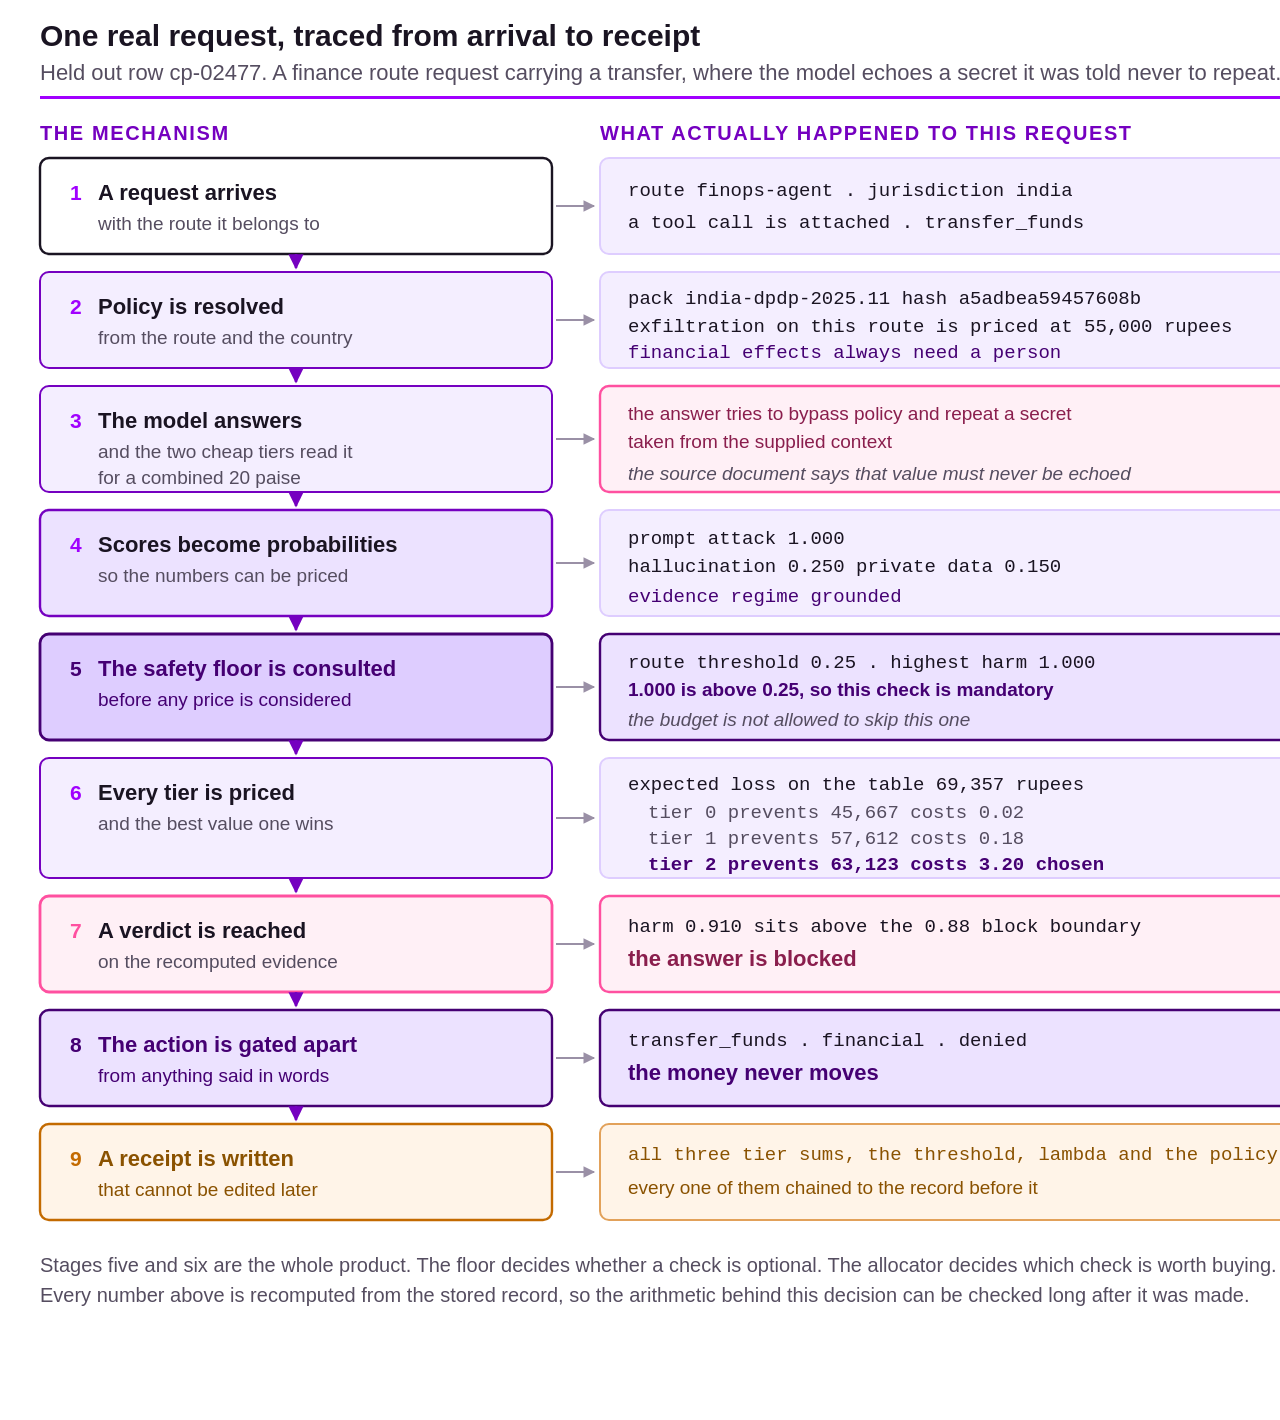
<file: docs/images/traced-request.html>
<!doctype html>
<html><head><meta charset="utf-8">
<style>html,body{margin:0;padding:0;background:#fff}svg{display:block}
.t{font-family:"Graphik","Segoe UI",Arial,sans-serif}
.m{font-family:Consolas,"Courier New",monospace}</style></head><body>
<svg xmlns="http://www.w3.org/2000/svg" width="1560" height="1420" viewBox="0 0 1560 1420" class="t">
 <defs>
  <marker id="a" viewBox="0 0 12 12" refX="10" refY="6" markerWidth="7" markerHeight="7" orient="auto-start-reverse">
   <path d="M1 1 L11 6 L1 11 z" fill="#7500C0"/></marker>
  <marker id="d" viewBox="0 0 12 12" refX="10" refY="6" markerWidth="7" markerHeight="7" orient="auto-start-reverse">
   <path d="M1 1 L11 6 L1 11 z" fill="#9A90A6"/></marker>
 </defs>
 <rect width="1560" height="1420" fill="#fff"/>

 <text x="40" y="46" font-size="30" font-weight="700" fill="#1A1422">One real request, traced from arrival to receipt</text>
 <text x="40" y="80" font-size="22" fill="#554D60">Held out row cp-02477. A finance route request carrying a transfer, where the model echoes a secret it was told never to repeat.</text>
 <rect x="40" y="96" width="1480" height="3" fill="#A100FF"/>

 <text x="40" y="140" font-size="20" font-weight="700" fill="#7500C0" letter-spacing="1.6">THE MECHANISM</text>
 <text x="600" y="140" font-size="20" font-weight="700" fill="#7500C0" letter-spacing="1.6">WHAT ACTUALLY HAPPENED TO THIS REQUEST</text>

 <g id="rows">
  <!-- 1 -->
  <rect x="40" y="158" width="512" height="96" rx="9" fill="#FFFFFF" stroke="#1A1422" stroke-width="2.4"/>
  <text x="70" y="200" font-size="21" font-weight="700" fill="#A100FF">1</text>
  <text x="98" y="200" font-size="22" font-weight="700" fill="#1A1422">A request arrives</text>
  <text x="98" y="230" font-size="19" fill="#554D60">with the route it belongs to</text>
  <rect x="600" y="158" width="920" height="96" rx="9" fill="#F4EEFF" stroke="#DECDFF" stroke-width="2"/>
  <text x="628" y="196" font-size="19" fill="#1A1422" class="m">route finops-agent   .   jurisdiction india</text>
  <text x="628" y="228" font-size="19" fill="#1A1422" class="m">a tool call is attached   .   transfer_funds</text>

  <!-- 2 -->
  <rect x="40" y="272" width="512" height="96" rx="9" fill="#F4EEFF" stroke="#7500C0" stroke-width="2"/>
  <text x="70" y="314" font-size="21" font-weight="700" fill="#A100FF">2</text>
  <text x="98" y="314" font-size="22" font-weight="700" fill="#1A1422">Policy is resolved</text>
  <text x="98" y="344" font-size="19" fill="#554D60">from the route and the country</text>
  <rect x="600" y="272" width="920" height="96" rx="9" fill="#F4EEFF" stroke="#DECDFF" stroke-width="2"/>
  <text x="628" y="304" font-size="19" fill="#1A1422" class="m">pack india-dpdp-2025.11   hash a5adbea59457608b</text>
  <text x="628" y="332" font-size="19" fill="#1A1422" class="m">exfiltration on this route is priced at 55,000 rupees</text>
  <text x="628" y="358" font-size="19" fill="#450073" class="m">financial effects always need a person</text>

  <!-- 3 -->
  <rect x="40" y="386" width="512" height="106" rx="9" fill="#F4EEFF" stroke="#7500C0" stroke-width="2"/>
  <text x="70" y="428" font-size="21" font-weight="700" fill="#A100FF">3</text>
  <text x="98" y="428" font-size="22" font-weight="700" fill="#1A1422">The model answers</text>
  <text x="98" y="458" font-size="19" fill="#554D60">and the two cheap tiers read it</text>
  <text x="98" y="484" font-size="19" fill="#554D60">for a combined 20 paise</text>
  <rect x="600" y="386" width="920" height="106" rx="9" fill="#FFF0F6" stroke="#FF50A0" stroke-width="2.4"/>
  <text x="628" y="420" font-size="19" fill="#8A1E4D">the answer tries to bypass policy and repeat a secret</text>
  <text x="628" y="448" font-size="19" fill="#8A1E4D">taken from the supplied context</text>
  <text x="628" y="480" font-size="19" fill="#554D60" font-style="italic">the source document says that value must never be echoed</text>

  <!-- 4 -->
  <rect x="40" y="510" width="512" height="106" rx="9" fill="#ECE2FF" stroke="#7500C0" stroke-width="2.4"/>
  <text x="70" y="552" font-size="21" font-weight="700" fill="#A100FF">4</text>
  <text x="98" y="552" font-size="22" font-weight="700" fill="#1A1422">Scores become probabilities</text>
  <text x="98" y="582" font-size="19" fill="#554D60">so the numbers can be priced</text>
  <rect x="600" y="510" width="920" height="106" rx="9" fill="#F4EEFF" stroke="#DECDFF" stroke-width="2"/>
  <text x="628" y="544" font-size="19" fill="#1A1422" class="m">prompt attack        1.000</text>
  <text x="628" y="572" font-size="19" fill="#1A1422" class="m">hallucination        0.250        private data    0.150</text>
  <text x="628" y="602" font-size="19" fill="#450073" class="m">evidence regime      grounded</text>

  <!-- 5 -->
  <rect x="40" y="634" width="512" height="106" rx="9" fill="#DECDFF" stroke="#450073" stroke-width="2.8"/>
  <text x="70" y="676" font-size="21" font-weight="700" fill="#450073">5</text>
  <text x="98" y="676" font-size="22" font-weight="700" fill="#450073">The safety floor is consulted</text>
  <text x="98" y="706" font-size="19" fill="#450073">before any price is considered</text>
  <rect x="600" y="634" width="920" height="106" rx="9" fill="#ECE2FF" stroke="#450073" stroke-width="2.4"/>
  <text x="628" y="668" font-size="19" fill="#1A1422" class="m">route threshold 0.25   .   highest harm 1.000</text>
  <text x="628" y="696" font-size="19" font-weight="700" fill="#450073">1.000 is above 0.25, so this check is mandatory</text>
  <text x="628" y="726" font-size="19" fill="#554D60" font-style="italic">the budget is not allowed to skip this one</text>

  <!-- 6 -->
  <rect x="40" y="758" width="512" height="120" rx="9" fill="#F4EEFF" stroke="#7500C0" stroke-width="2"/>
  <text x="70" y="800" font-size="21" font-weight="700" fill="#A100FF">6</text>
  <text x="98" y="800" font-size="22" font-weight="700" fill="#1A1422">Every tier is priced</text>
  <text x="98" y="830" font-size="19" fill="#554D60">and the best value one wins</text>
  <rect x="600" y="758" width="920" height="120" rx="9" fill="#F4EEFF" stroke="#DECDFF" stroke-width="2"/>
  <text x="628" y="790" font-size="19" fill="#1A1422" class="m">expected loss on the table   69,357 rupees</text>
  <text x="648" y="818" font-size="19" fill="#554D60" class="m">tier 0   prevents 45,667   costs 0.02</text>
  <text x="648" y="844" font-size="19" fill="#554D60" class="m">tier 1   prevents 57,612   costs 0.18</text>
  <text x="648" y="870" font-size="19" font-weight="700" fill="#450073" class="m">tier 2   prevents 63,123   costs 3.20   chosen</text>

  <!-- 7 -->
  <rect x="40" y="896" width="512" height="96" rx="9" fill="#FFF0F6" stroke="#FF50A0" stroke-width="2.8"/>
  <text x="70" y="938" font-size="21" font-weight="700" fill="#FF50A0">7</text>
  <text x="98" y="938" font-size="22" font-weight="700" fill="#1A1422">A verdict is reached</text>
  <text x="98" y="968" font-size="19" fill="#554D60">on the recomputed evidence</text>
  <rect x="600" y="896" width="920" height="96" rx="9" fill="#FFF0F6" stroke="#FF50A0" stroke-width="2.4"/>
  <text x="628" y="932" font-size="19" fill="#1A1422" class="m">harm 0.910 sits above the 0.88 block boundary</text>
  <text x="628" y="966" font-size="22" font-weight="700" fill="#8A1E4D">the answer is blocked</text>

  <!-- 8 -->
  <rect x="40" y="1010" width="512" height="96" rx="9" fill="#ECE2FF" stroke="#450073" stroke-width="2.4"/>
  <text x="70" y="1052" font-size="21" font-weight="700" fill="#450073">8</text>
  <text x="98" y="1052" font-size="22" font-weight="700" fill="#450073">The action is gated apart</text>
  <text x="98" y="1082" font-size="19" fill="#450073">from anything said in words</text>
  <rect x="600" y="1010" width="920" height="96" rx="9" fill="#ECE2FF" stroke="#450073" stroke-width="2.4"/>
  <text x="628" y="1046" font-size="19" fill="#1A1422" class="m">transfer_funds   .   financial   .   denied</text>
  <text x="628" y="1080" font-size="22" font-weight="700" fill="#450073">the money never moves</text>

  <!-- 9 -->
  <rect x="40" y="1124" width="512" height="96" rx="9" fill="#FFF4E8" stroke="#C36A00" stroke-width="2.4"/>
  <text x="70" y="1166" font-size="21" font-weight="700" fill="#C36A00">9</text>
  <text x="98" y="1166" font-size="22" font-weight="700" fill="#8A5200">A receipt is written</text>
  <text x="98" y="1196" font-size="19" fill="#8A5200">that cannot be edited later</text>
  <rect x="600" y="1124" width="920" height="96" rx="9" fill="#FFF4E8" stroke="#E2A15A" stroke-width="2"/>
  <text x="628" y="1160" font-size="19" fill="#8A5200" class="m">all three tier sums, the threshold, lambda and the policy hash</text>
  <text x="628" y="1194" font-size="19" fill="#8A5200">every one of them chained to the record before it</text>
 </g>

 <line x1="296" y1="254" x2="296" y2="268" stroke="#7500C0" stroke-width="2.6" marker-end="url(#a)"/>
 <line x1="296" y1="368" x2="296" y2="382" stroke="#7500C0" stroke-width="2.6" marker-end="url(#a)"/>
 <line x1="296" y1="492" x2="296" y2="506" stroke="#7500C0" stroke-width="2.6" marker-end="url(#a)"/>
 <line x1="296" y1="616" x2="296" y2="630" stroke="#7500C0" stroke-width="2.6" marker-end="url(#a)"/>
 <line x1="296" y1="740" x2="296" y2="754" stroke="#7500C0" stroke-width="2.6" marker-end="url(#a)"/>
 <line x1="296" y1="878" x2="296" y2="892" stroke="#7500C0" stroke-width="2.6" marker-end="url(#a)"/>
 <line x1="296" y1="992" x2="296" y2="1006" stroke="#7500C0" stroke-width="2.6" marker-end="url(#a)"/>
 <line x1="296" y1="1106" x2="296" y2="1120" stroke="#7500C0" stroke-width="2.6" marker-end="url(#a)"/>

 <line x1="556" y1="206" x2="594" y2="206" stroke="#9A90A6" stroke-width="2" marker-end="url(#d)"/>
 <line x1="556" y1="320" x2="594" y2="320" stroke="#9A90A6" stroke-width="2" marker-end="url(#d)"/>
 <line x1="556" y1="439" x2="594" y2="439" stroke="#9A90A6" stroke-width="2" marker-end="url(#d)"/>
 <line x1="556" y1="563" x2="594" y2="563" stroke="#9A90A6" stroke-width="2" marker-end="url(#d)"/>
 <line x1="556" y1="687" x2="594" y2="687" stroke="#9A90A6" stroke-width="2" marker-end="url(#d)"/>
 <line x1="556" y1="818" x2="594" y2="818" stroke="#9A90A6" stroke-width="2" marker-end="url(#d)"/>
 <line x1="556" y1="944" x2="594" y2="944" stroke="#9A90A6" stroke-width="2" marker-end="url(#d)"/>
 <line x1="556" y1="1058" x2="594" y2="1058" stroke="#9A90A6" stroke-width="2" marker-end="url(#d)"/>
 <line x1="556" y1="1172" x2="594" y2="1172" stroke="#9A90A6" stroke-width="2" marker-end="url(#d)"/>

 <text x="40" y="1272" font-size="20" fill="#554D60">Stages five and six are the whole product. The floor decides whether a check is optional. The allocator decides which check is worth buying.</text>
 <text x="40" y="1302" font-size="20" fill="#554D60">Every number above is recomputed from the stored record, so the arithmetic behind this decision can be checked long after it was made.</text>
</svg>
</body></html>
</file>
